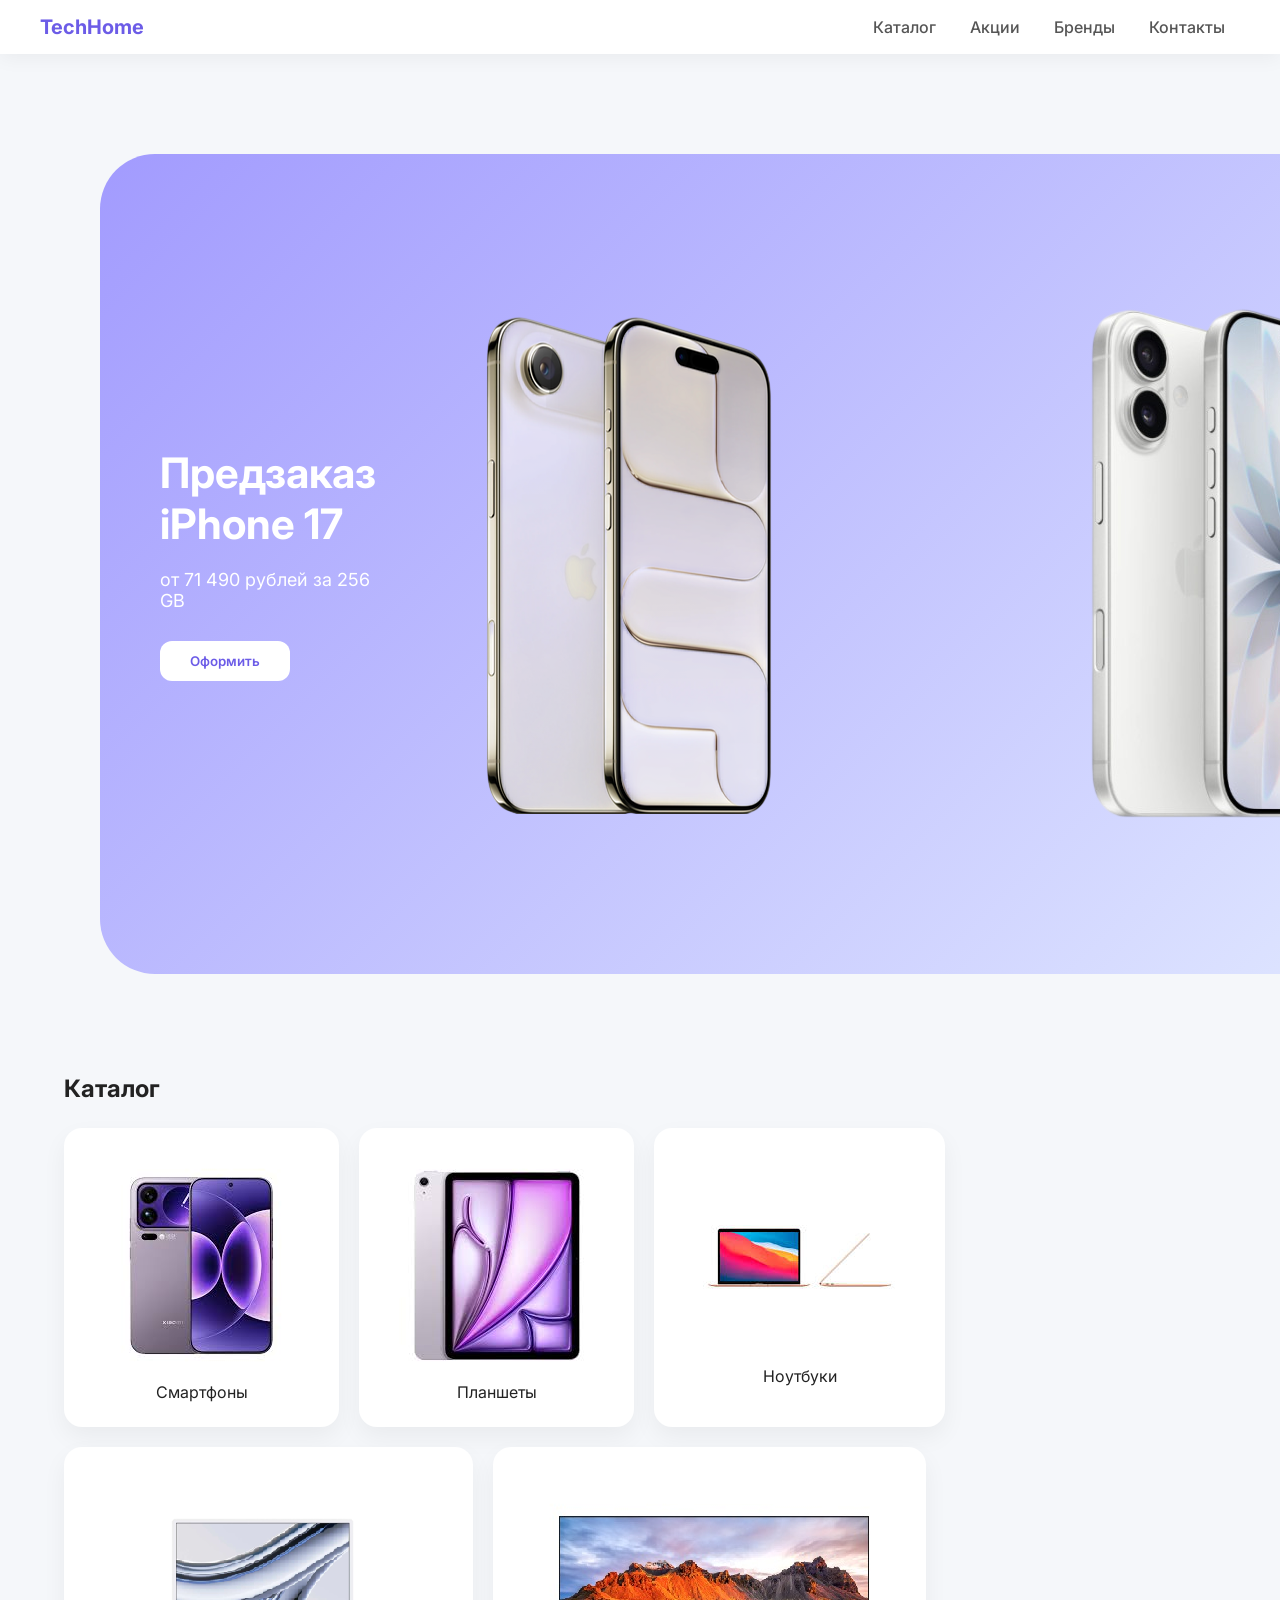
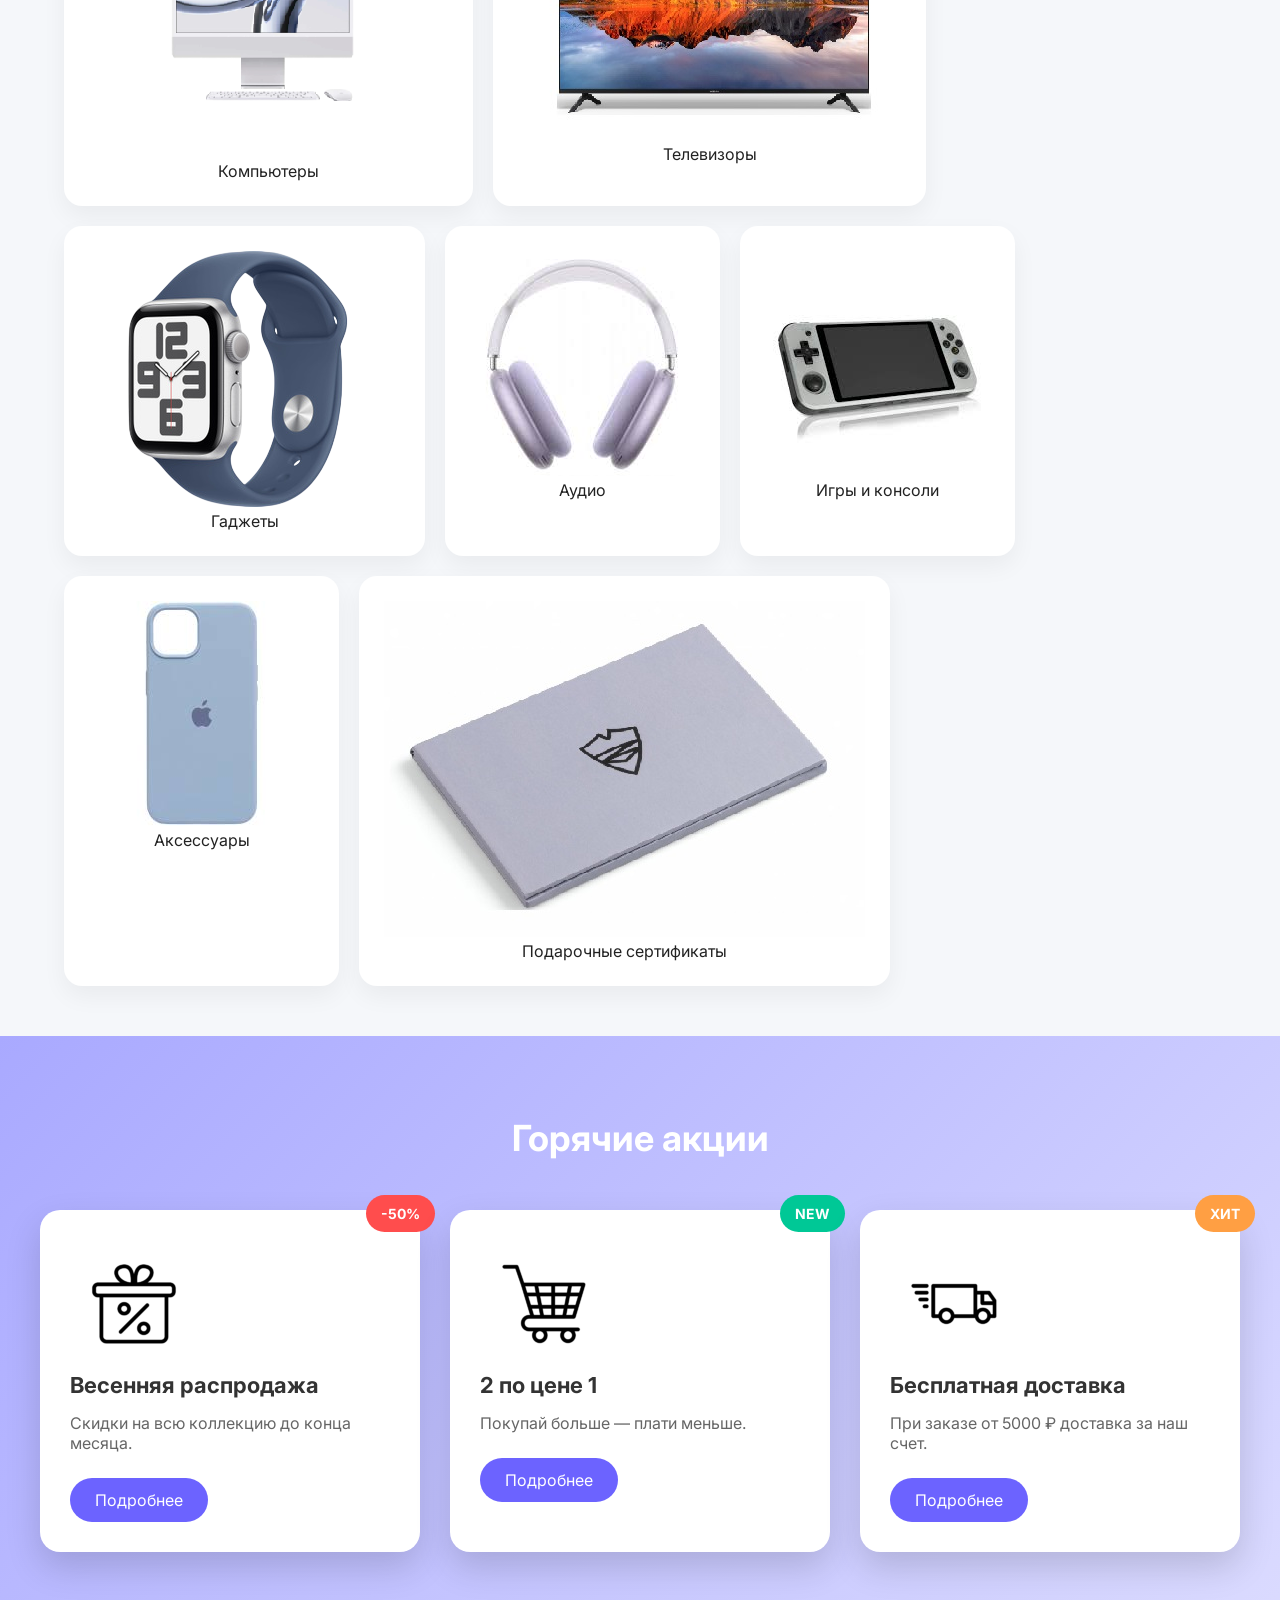
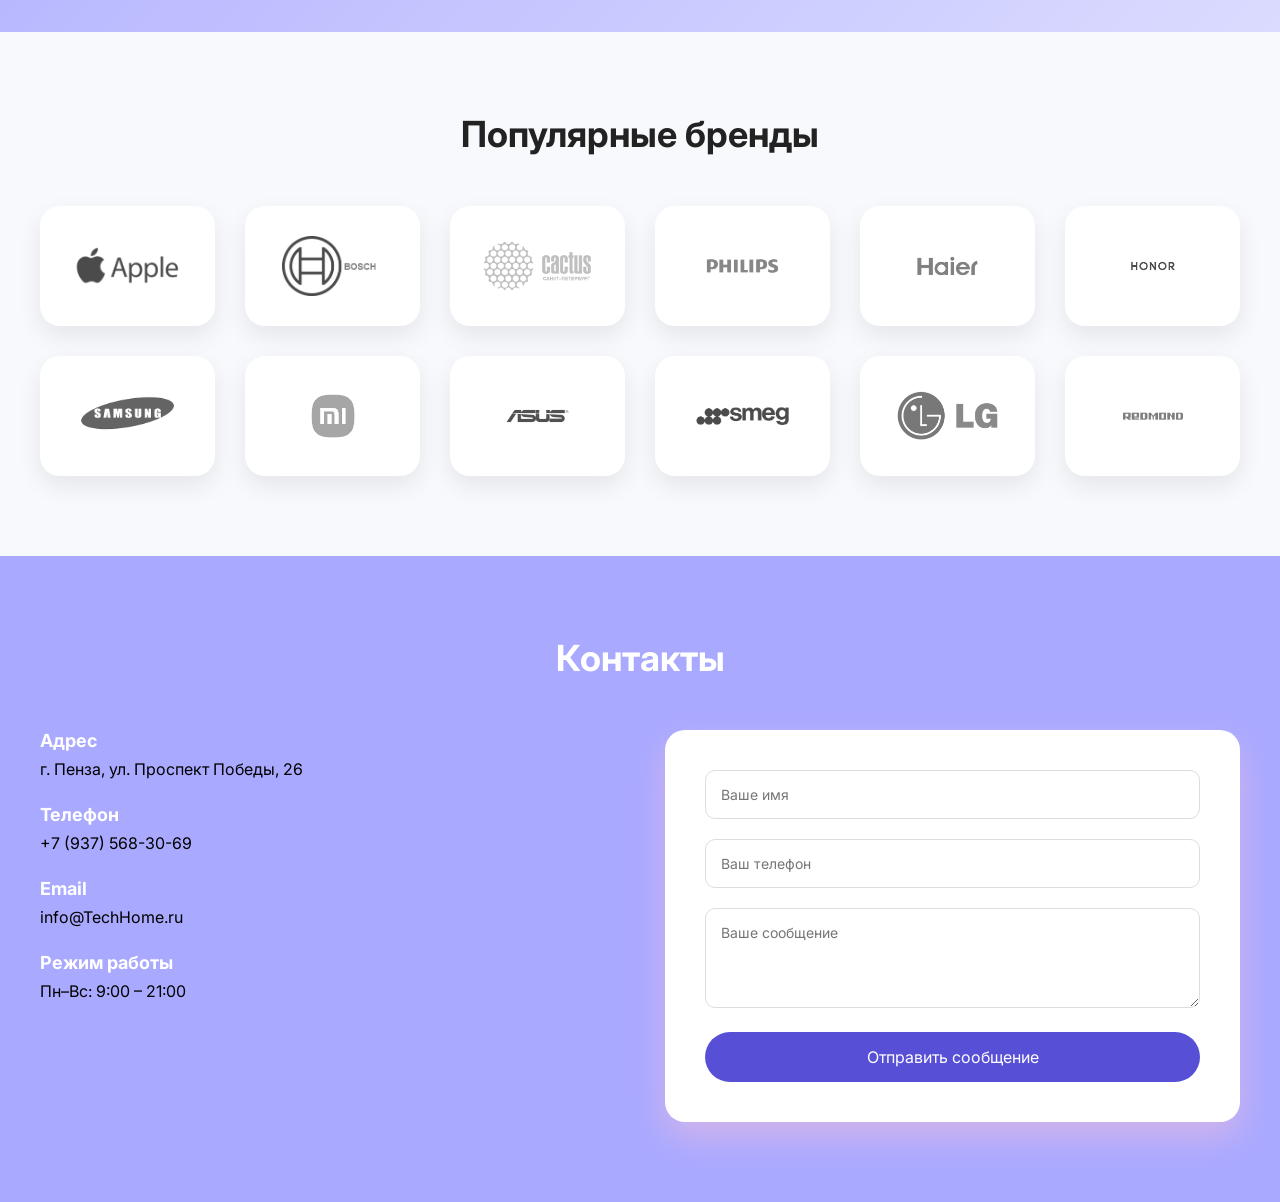
<file: index.html>
<!DOCTYPE html>
<html lang="ru">
<head>
    <meta charset="UTF-8">
    <meta name="viewport" content="width=device-width, initial-scale=1.0">
    <title>TechHome</title>
    <link rel="stylesheet" href="index.css">
    <link href="https://fonts.googleapis.com/css2?family=Inter:wght@400;500;600;700&display=swap" rel="stylesheet">
</head>
<body>
<header>
    <div class="logo">TechHome</div>
    <nav>
        <a href="#section">Каталог</a>
        <a href="#promo">Акции</a>
        <a href="#brands">Бренды</a>
        <a href="#contacts">Контакты</a>
    </nav>
</header>
<section class="hero">
    <div class="hero-text">
        <h1>Предзаказ iPhone 17</h1>
        <p>от 71 490 рублей за 256 GB</p>
        <button onclick="location.href='preorder.html'">Оформить</button>
    </div>
    <img src="img/iphone17air.png" alt="Image 1">
    <img src="img/iphone17.png" alt="Image 2">
    <img src="img/iphone17pro.png" alt="Image 3">
    <img src="img/iphone17promax.png" alt="Image 4">
  </div>
</section>
<section id="section"class="section">
    <h2>Каталог</h2>

    <div class="categories">
        <div class="category-card" onclick="location.href='smartphones.html'" style="cursor: pointer;">
            <img src="img/phone.jfif" alt="Phone">
            <p>Смартфоны</p>
        </div>
        </a>
        <div class="category-card" onclick="location.href='tablets.html'" style="cursor: pointer;">
            <img src="img/tablet.jfif" alt="Tablet">
            <p>Планшеты</p>
        </div>
        <div class="category-card" onclick="location.href='laptops.html'" style="cursor: pointer;">
            <img src="img/laptop.jfif" alt="Laptop">
            <p>Ноутбуки</p>
        </div>
        <div class="category-card" onclick="location.href='computers.html'" style="cursor: pointer;">
            <img src="img/computer.png" alt="Computers">
            <p>Компьютеры</p>
        </div>
        <div class="category-card" onclick="location.href='televisions.html'" style="cursor: pointer;">
            <img src="img/tv.jpg" alt="TV">
            <p>Телевизоры</p>
        </div>
        <div class="category-card" onclick="location.href='gadgets.html'" style="cursor: pointer;">
            <img src="img/gadget.png" alt="Gadgets">
            <p>Гаджеты</p>
        </div>
        <div class="category-card" onclick="location.href='audio.html'" style="cursor: pointer;">
            <img src="img/audio.jfif" alt="Audio">
            <p>Аудио</p>
        </div>
        <div class="category-card" onclick="location.href='consoles.html'" style="cursor: pointer;">
            <img src="img/console.jfif" alt="Console">
            <p>Игры и консоли</p>
        </div>
        <div class="category-card" onclick="location.href='accessories.html'" style="cursor: pointer;">
            <img src="img/chehol.jfif" alt="Chehol">
            <p>Аксессуары</p>
        </div>
        <div class="category-card" onclick="location.href='gifts.html'" style="cursor: pointer;">
            <img src="img/giftcertificate.jpg" alt="Giftcertificate">
            <p>Подарочные сертификаты</p>
        </div>
    </div>
</section>
<section id="promo" class="promo">
    <div class="container">
        <h2 class="promo-title">Горячие акции</h2>
        <div class="promo-grid">
            <div class="promo-card">
                <div class="promo-image">
                    <img src="img/gift.png" alt="">
                </div>
                <div class="promo-badge">-50%</div>
                <h3>Весенняя распродажа</h3>
                <p>Скидки на всю коллекцию до конца месяца.</p>
                <a href="promo.html?type=spring" class="promo-btn">Подробнее</a>
            </div>
            <div class="promo-card">
                <div class="promo-image">
                    <img src="img/shoptrolley.png" alt="">
                </div>
                <div class="promo-badge new">NEW</div>
                <h3>2 по цене 1</h3>
                <p>Покупай больше — плати меньше.</p>
                <a href="promo.html?type=bogo" class="promo-btn">Подробнее</a>
            </div>
            <div class="promo-card">
                <div class="promo-image">
                    <img src="img/delivery.png" alt="">
                </div>
                <div class="promo-badge hot">ХИТ</div>
                <h3>Бесплатная доставка</h3>
                <p>При заказе от 5000 ₽ доставка за наш счет.</p>
                <a href="promo.html?type=shipping" class="promo-btn">Подробнее</a>
            </div>
        </div>
    </div>
</section>
<section id="brands" class="brands">
    <div class="container">
        <h2 class="brands-title">Популярные бренды</h2>
        <div class="brands-grid">
            <a href="brand.html?name=Apple" class="brand-card">
                <img src="img/apple.png" alt="Apple">
            </a>
            <a href="brand.html?name=Bosch" class="brand-card">
                <img src="img/bosch.png" alt="Bosch">
            </a>
            <a href="brand.html?name=Cactus" class="brand-card">
                <img src="img/cactus.png" alt="Cactus">
            </a>
            <a href="brand.html?name=Philips" class="brand-card">
                <img src="img/philips.png" alt="Philips">
            </a>
            <a href="brand.html?name=Haier" class="brand-card">
                <img src="img/haier.png" alt="Haier">
            </a>
            <a href="brand.html?name=Honor" class="brand-card">
                <img src="img/honor.png" alt="Honor">
            </a>
            <a href="brand.html?name=Samsung" class="brand-card">
                <img src="img/samsung.png" alt="Samsung">
            </a>
            <a href="brand.html?name=Xiaomi" class="brand-card">
                <img src="img/xiaomi.png" alt="Xiaomi">
            </a>
            <a href="brand.html?name=Asus" class="brand-card">
                <img src="img/asus.png" alt="Asus">
            </a>
            <a href="brand.html?name=Smeg" class="brand-card">
                <img src="img/smeg.png" alt="Smeg">
            </a>
            <a href="brand.html?name=LG" class="brand-card">
                <img src="img/LG.png" alt="LG">
            </a>
            <a href="brand.html?name=Redmond" class="brand-card">
                <img src="img/redmond.jpg" alt="Redmond">
            </a>
        </div>
    </div>
</section>
<section id="contacts" class="contacts">
    <div class="container">
        <h2 class="contacts-title">Контакты</h2>

        <div class="contacts-wrapper">
            
            <div class="contacts-info">
                <div class="contact-item">
                    <h4>Адрес</h4>
                    <p>г. Пенза, ул. Проспект Победы, 26</p>
                </div>

                <div class="contact-item">
                    <h4>Телефон</h4>
                    <p><a href="tel:+74951234567">+7 (937) 568-30-69</a></p>
                </div>

                <div class="contact-item">
                    <h4>Email</h4>
                    <p><a href="mailto:info@techstore.ru">info@TechHome.ru</a></p>
                </div>

                <div class="contact-item">
                    <h4>Режим работы</h4>
                    <p>Пн–Вс: 9:00 – 21:00</p>
                </div>
            </div>

            <div class="contacts-form">
                <form>
                    <input type="text" placeholder="Ваше имя" required>
                    <input type="tel" placeholder="Ваш телефон" required>
                    <textarea placeholder="Ваше сообщение" rows="4"></textarea>
                    <button type="submit">Отправить сообщение</button>
                </form>
            </div>

        </div>
    </div>
</section>
</body>
</html>
</file>
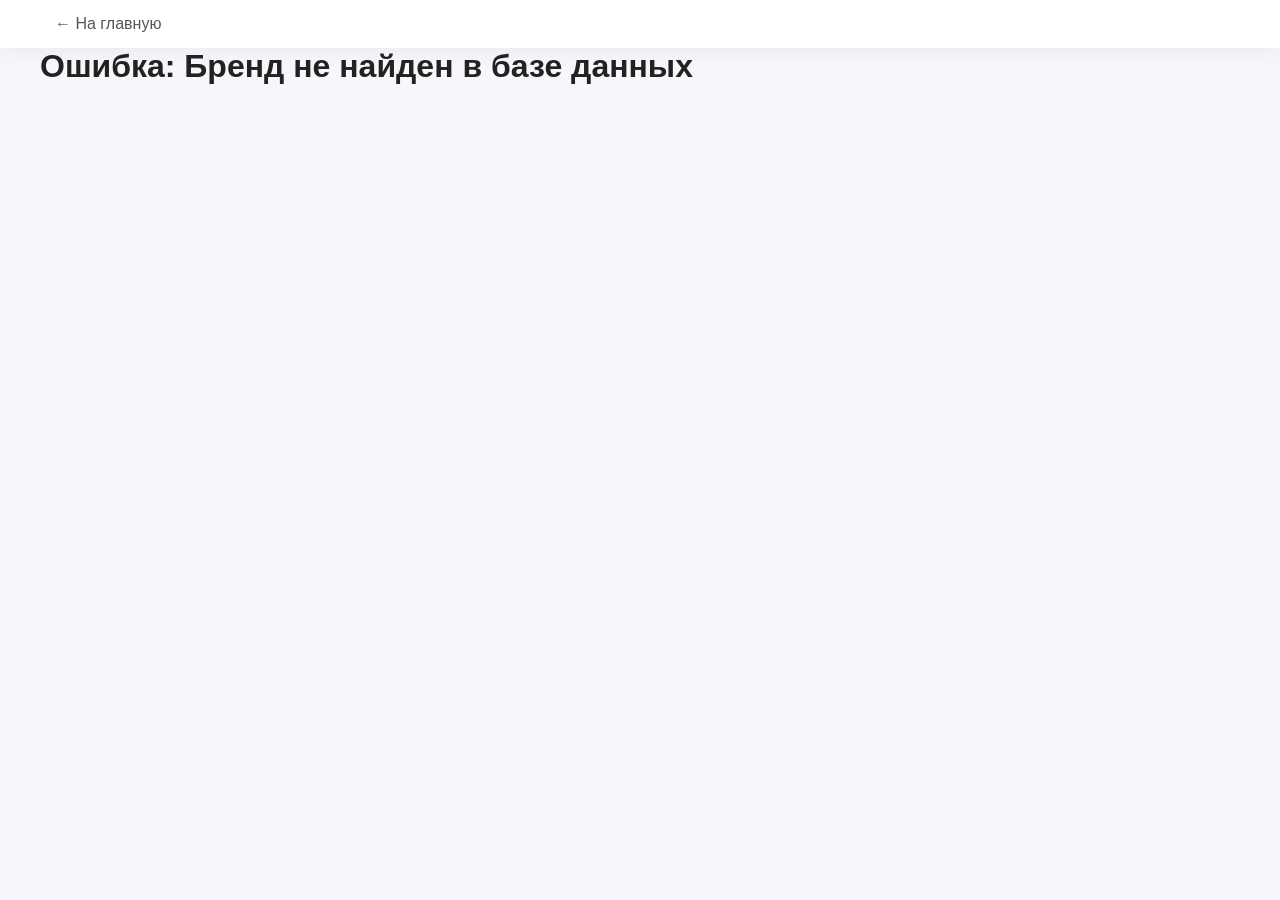
<file: brand.html>
<!DOCTYPE html>
<html lang="ru">
<head>
    <meta charset="UTF-8">
    <title>Товары бренда | TechHome</title>
    <link rel="stylesheet" href="index.css">
    <link rel="stylesheet" href="smartphones.css"> </head>
<body>
    <header>
        <nav><a href="index.html">← На главную</a></nav>
    </header>

    <main class="container">
        <h1 id="brand-title">Товары бренда</h1>
        <div class="smartphones-grid" id="brand-products">
            </div>
    </main>

    <script src="brand.js"></script>
</body>
</html>
</file>
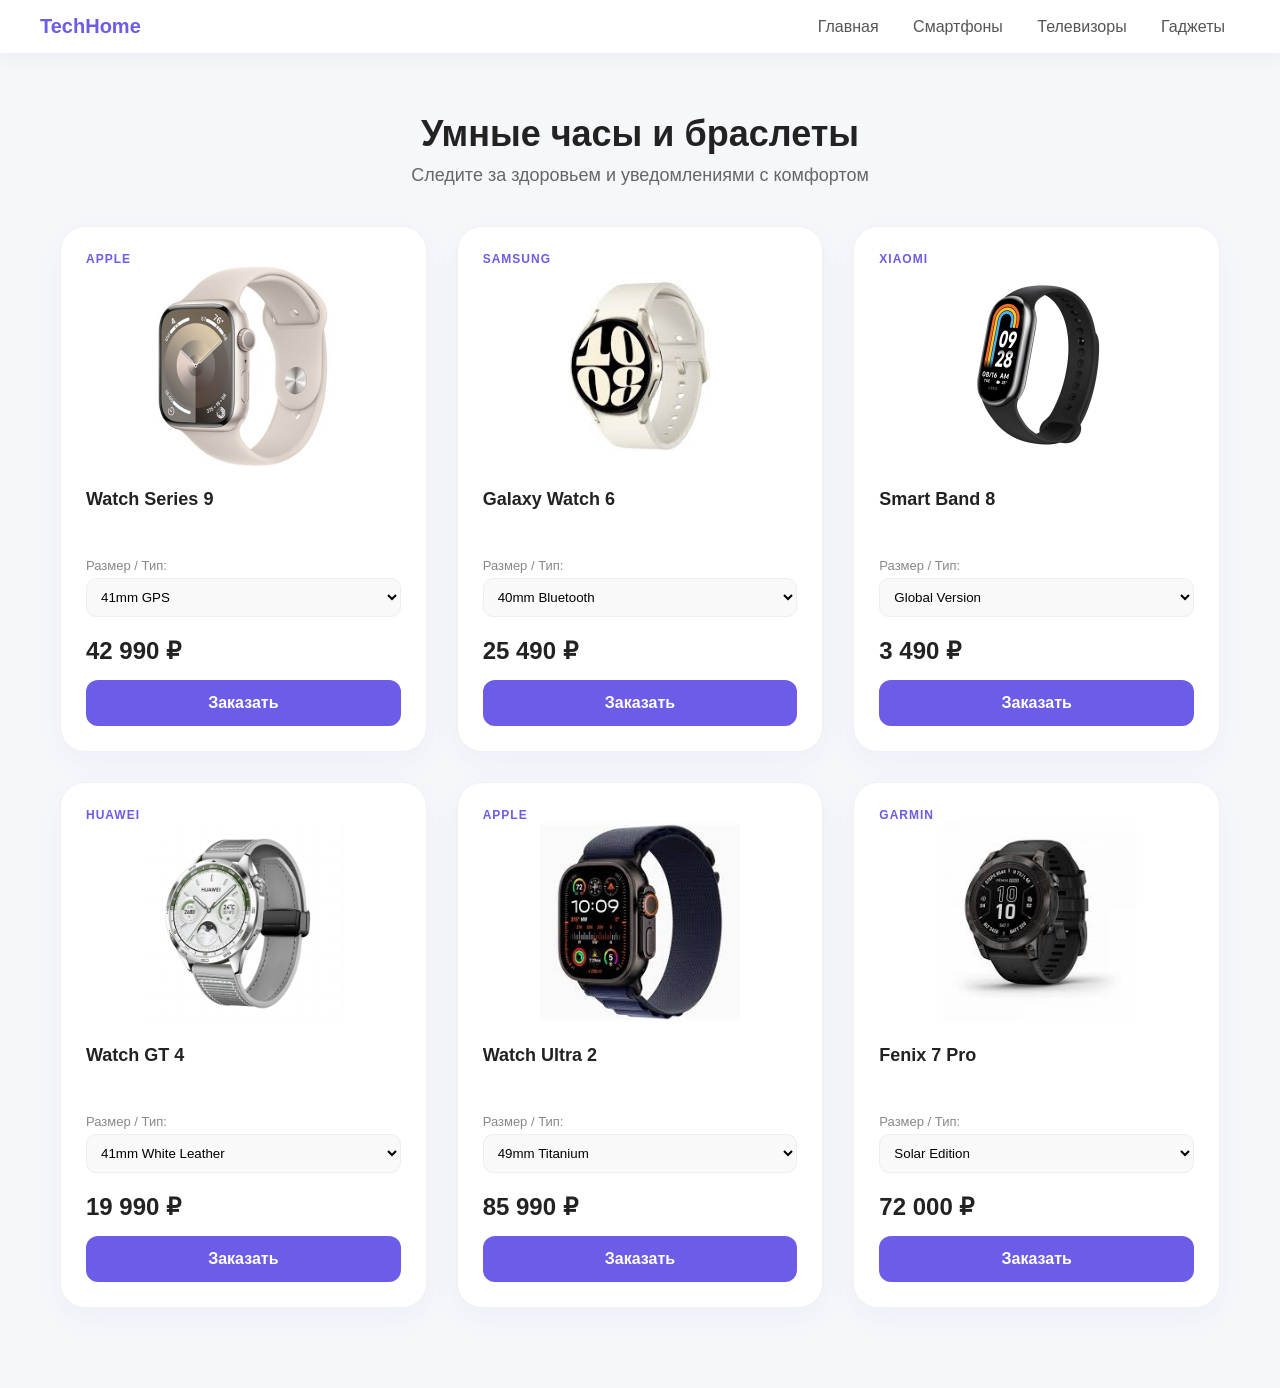
<file: gadgets.html>
<!DOCTYPE html>
<html lang="ru">
<head>
    <meta charset="UTF-8">
    <meta name="viewport" content="width=device-width, initial-scale=1.0">
    <title>Гаджеты | TechHome</title>
    <link rel="stylesheet" href="index.css">
    <link rel="stylesheet" href="smartphones.css">
</head>
<body>
    <header>
        <div class="logo">TechHome</div>
        <nav>
            <a href="index.html">Главная</a>
            <a href="smartphones.html">Смартфоны</a>
            <a href="televisions.html">Телевизоры</a>
            <a href="gadgets.html">Гаджеты</a>
        </nav>
    </header>

    <main class="container">
        <div class="catalog-intro">
            <h1>Умные часы и браслеты</h1>
            <p>Следите за здоровьем и уведомлениями с комфортом</p>
        </div>

        <div class="smartphones-grid" id="gadget-grid">
            </div>
    </main>

    <script src="gadgets.js"></script>
</body>
</html>
</file>
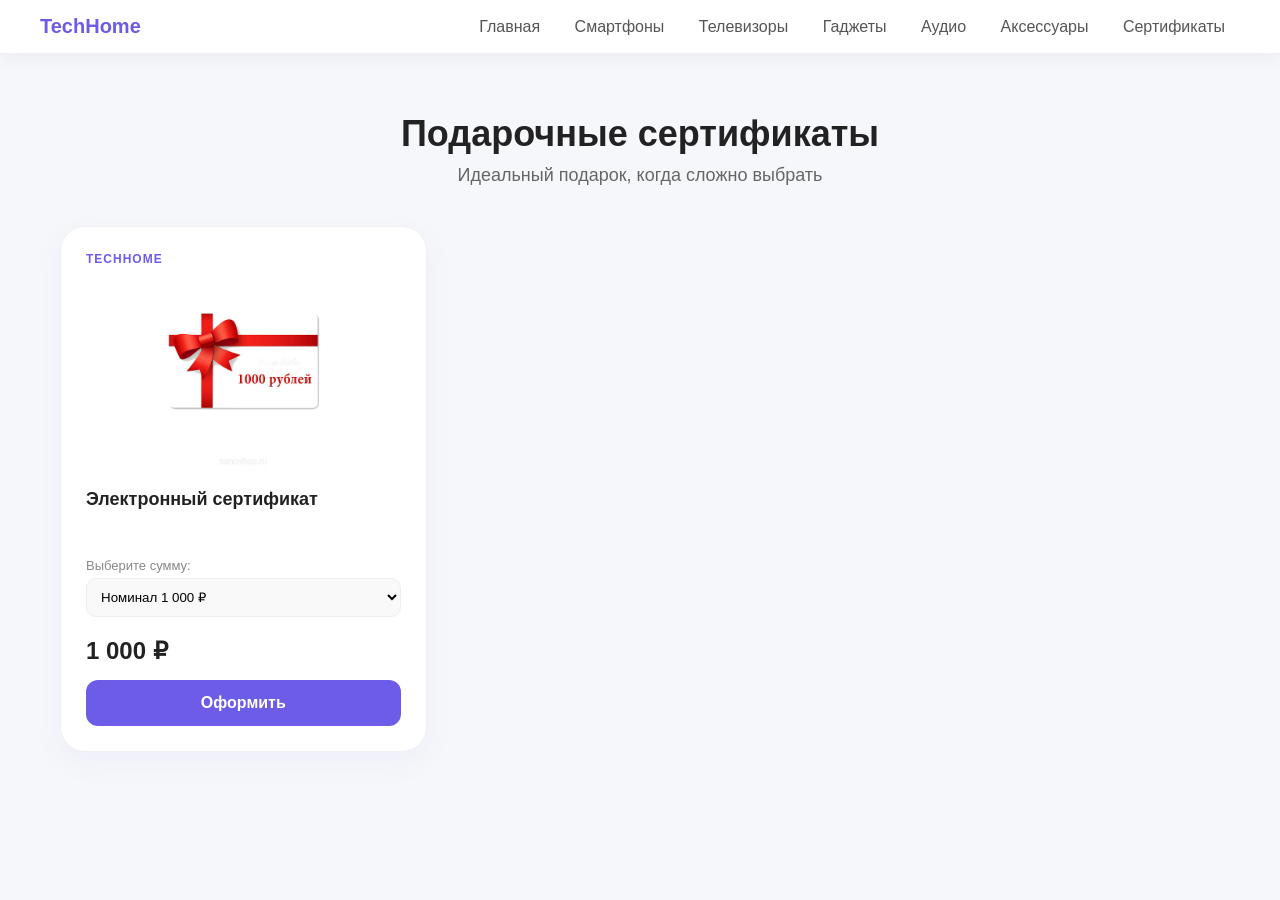
<file: gifts.html>
<!DOCTYPE html>
<html lang="ru">
<head>
    <meta charset="UTF-8">
    <meta name="viewport" content="width=device-width, initial-scale=1.0">
    <title>Подарочные сертификаты | TechHome</title>
    <link rel="stylesheet" href="index.css">
    <link rel="stylesheet" href="smartphones.css">
</head>
<body>
    <header>
        <div class="logo">TechHome</div>
        <nav>
            <a href="index.html">Главная</a>
            <a href="smartphones.html">Смартфоны</a>
            <a href="televisions.html">Телевизоры</a>
            <a href="gadgets.html">Гаджеты</a>
            <a href="audio.html">Аудио</a>
            <a href="accessories.html">Аксессуары</a>
            <a href="gifts.html">Сертификаты</a>
        </nav>
    </header>

    <main class="container">
        <div class="catalog-intro">
            <h1>Подарочные сертификаты</h1>
            <p>Идеальный подарок, когда сложно выбрать</p>
        </div>

        <div class="smartphones-grid" id="gift-grid">
            </div>
    </main>

    <script src="gifts.js"></script>
</body>
</html>
</file>
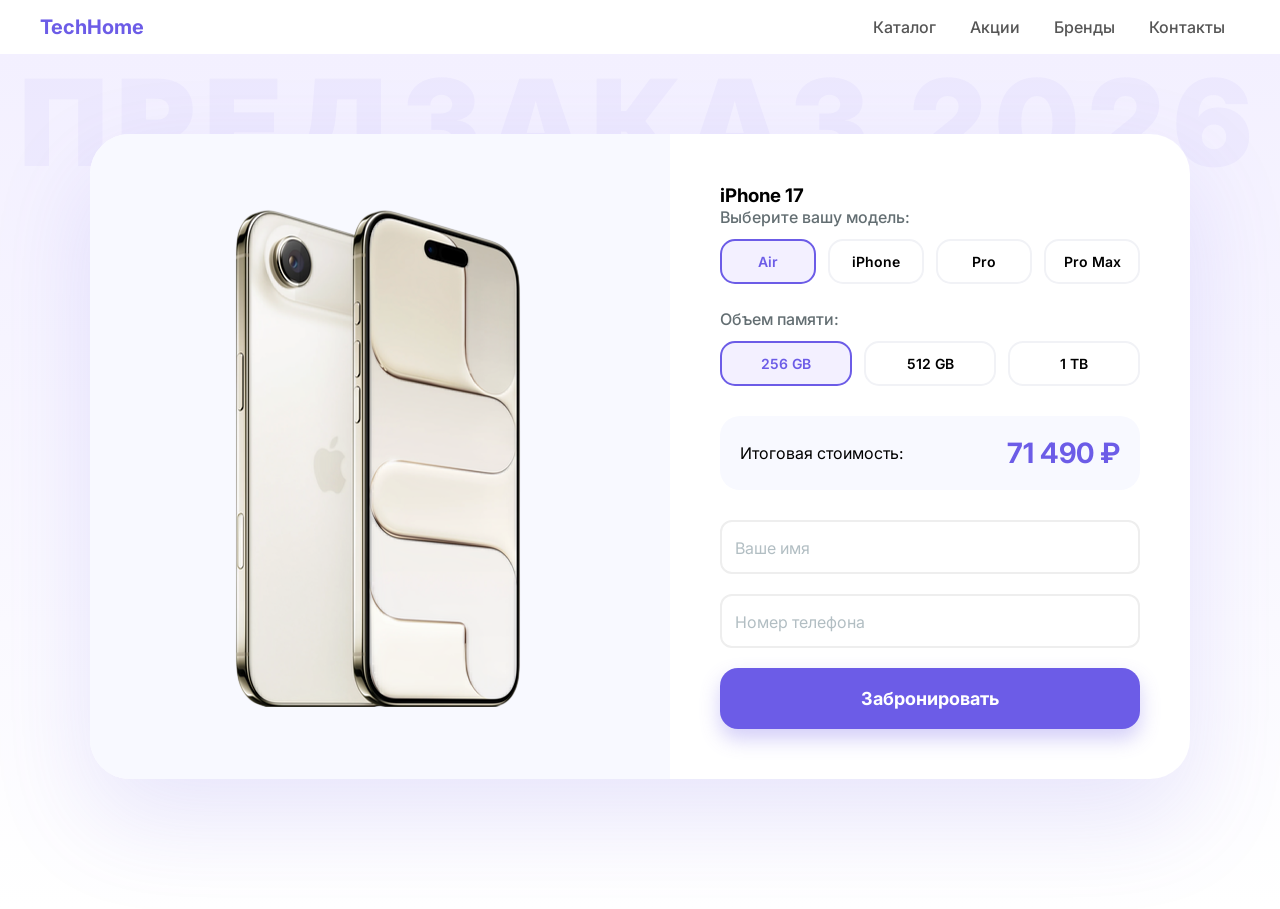
<file: preorder.html>
<!DOCTYPE html>
<html lang="ru">
<head>
    <meta charset="UTF-8">
    <meta name="viewport" content="width=device-width, initial-scale=1.0">
    <title>Оформление предзаказа iPhone 17</title>
    <link rel="stylesheet" href="preorder.css">
    <link href="https://fonts.googleapis.com/css2?family=Inter:wght@400;500;600;700&display=swap" rel="stylesheet">
</head>
<body>

<header>
    <div class="logo">TechHome</div>
    <nav>
        <a href="index.html#section">Каталог</a>
        <a href="index.html#promo">Акции</a>
        <a href="index.html#brands">Бренды</a>
        <a href="index.html#contacts">Контакты</a>
    </nav>
</header>

<section class="preorder-hero">
    <div class="container">
        <div class="preorder-main-label">ПРЕДЗАКАЗ 2026</div>
        <article class="preorder-card" id="preorder-container">
            <div class="product-gallery">
                <img src="img/iphone17air.png" alt="iPhone" id="main-product-img">
            </div>

            <div class="order-details">
                <h1>iPhone 17</h1>
                
                <div class="config-section">
                    <label>Выберите вашу модель:</label>
                    <div class="model-grid">
                        <button class="model-btn active" data-model="iPhone 17 Air" data-img="img/iphone17air.png" data-base="71490">Air</button>
                        <button class="model-btn" data-model="iPhone 17" data-img="img/iphone17.png" data-base="89990">iPhone</button>
                        <button class="model-btn" data-model="iPhone 17 Pro" data-img="img/iphone17pro.png" data-base="115000">Pro</button>
                        <button class="model-btn" data-model="iPhone 17 Pro Max" data-img="img/iphone17promax.png" data-base="130000">Pro Max</button>
                    </div>
                </div>

                <div class="config-section">
                    <label>Объем памяти:</label>
                    <div class="storage-grid">
                        <button class="storage-btn active" data-extra="0">256 GB</button>
                        <button class="storage-btn" data-extra="15000">512 GB</button>
                        <button class="storage-btn" data-extra="35000">1 TB</button>
                    </div>
                </div>

                <div class="final-price">
                    <span>Итоговая стоимость:</span>
                    <strong id="display-price">71 490 ₽</strong>
                </div>

                <form id="checkout-form" class="styled-form">
                    <div class="input-group">
                        <input type="text" id="client-name" placeholder=" " required>
                        <label>Ваше имя</label>
                    </div>
                    <div class="input-group">
                        <input type="tel" id="client-phone" placeholder=" " required>
                        <label>Номер телефона</label>
                    </div>
                    <button type="submit" class="order-submit-btn">Забронировать</button>
                </form>
            </div>
        </article>
    </div>
</section>
<script src="preorder.js"></script>
</body>
</html>
</file>
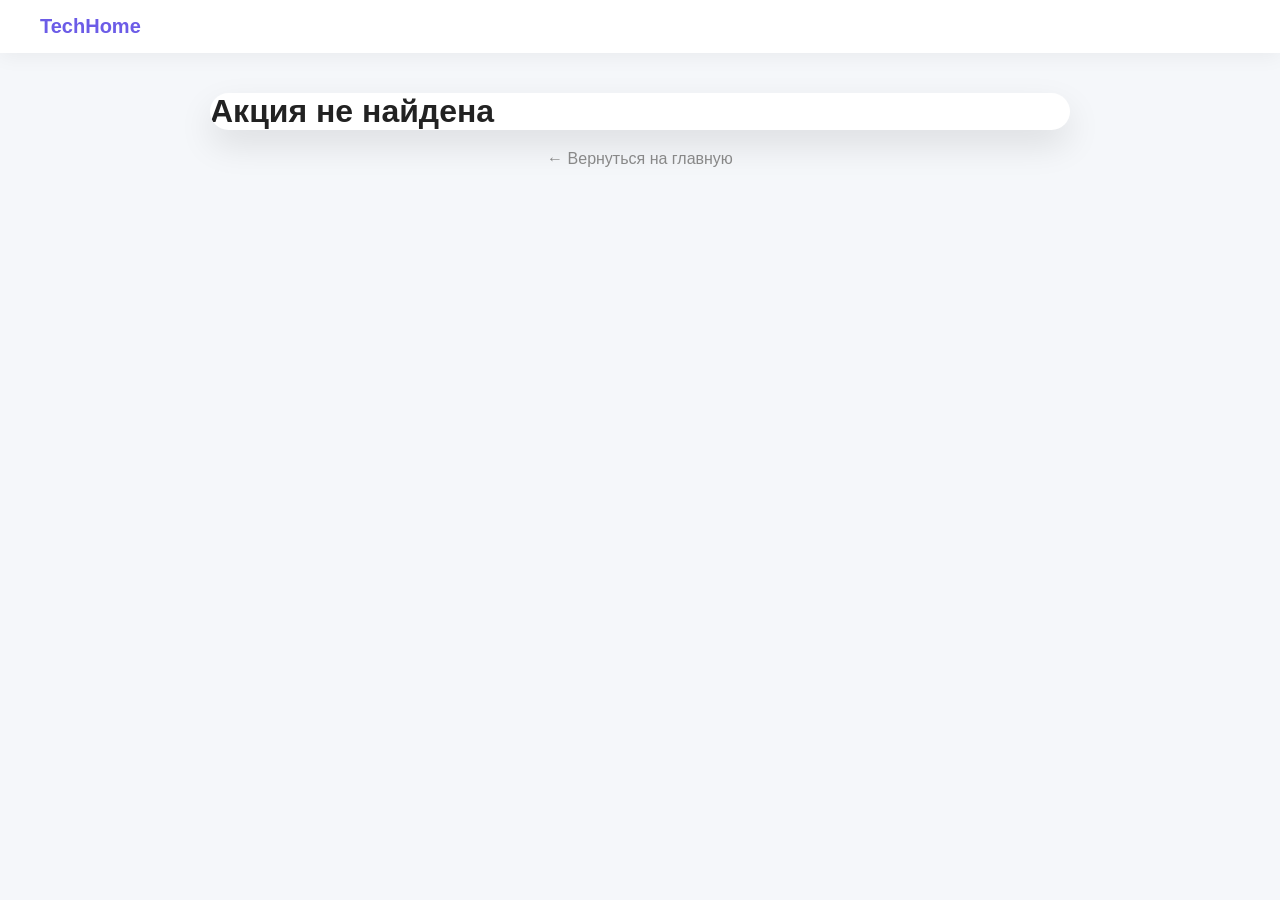
<file: promo.html>
<!DOCTYPE html>
<html lang="ru">
<head>
    <meta charset="UTF-8">
    <meta name="viewport" content="width=device-width, initial-scale=1.0">
    <title>Акция | TechHome</title>
    <link rel="stylesheet" href="index.css"> <link rel="stylesheet" href="promo.css">  </head>
<body>
    <header>
        <div class="logo">TechHome</div>
    </header>

    <main class="promo-page-container">
        <div class="promo-card-detailed">
            <div class="promo-header">
                <img id="promo-image" src="" alt="Баннер акции">
                <div id="promo-badge" class="badge"></div>
            </div>
            
            <div class="promo-body">
                <h1 id="promo-title"></h1>
                <p id="promo-description"></p>
                
                <div class="promo-conditions">
                    <h3>Условия акции:</h3>
                    <ul id="promo-list"></ul>
                </div>

                <a href="" id="promo-action-btn" class="action-btn">Перейти к покупкам</a>
            </div>
        </div>
        <a href="index.html" class="back-link">← Вернуться на главную</a>
    </main>

    <script src="promo.js"></script>
</body>
</html>
</file>
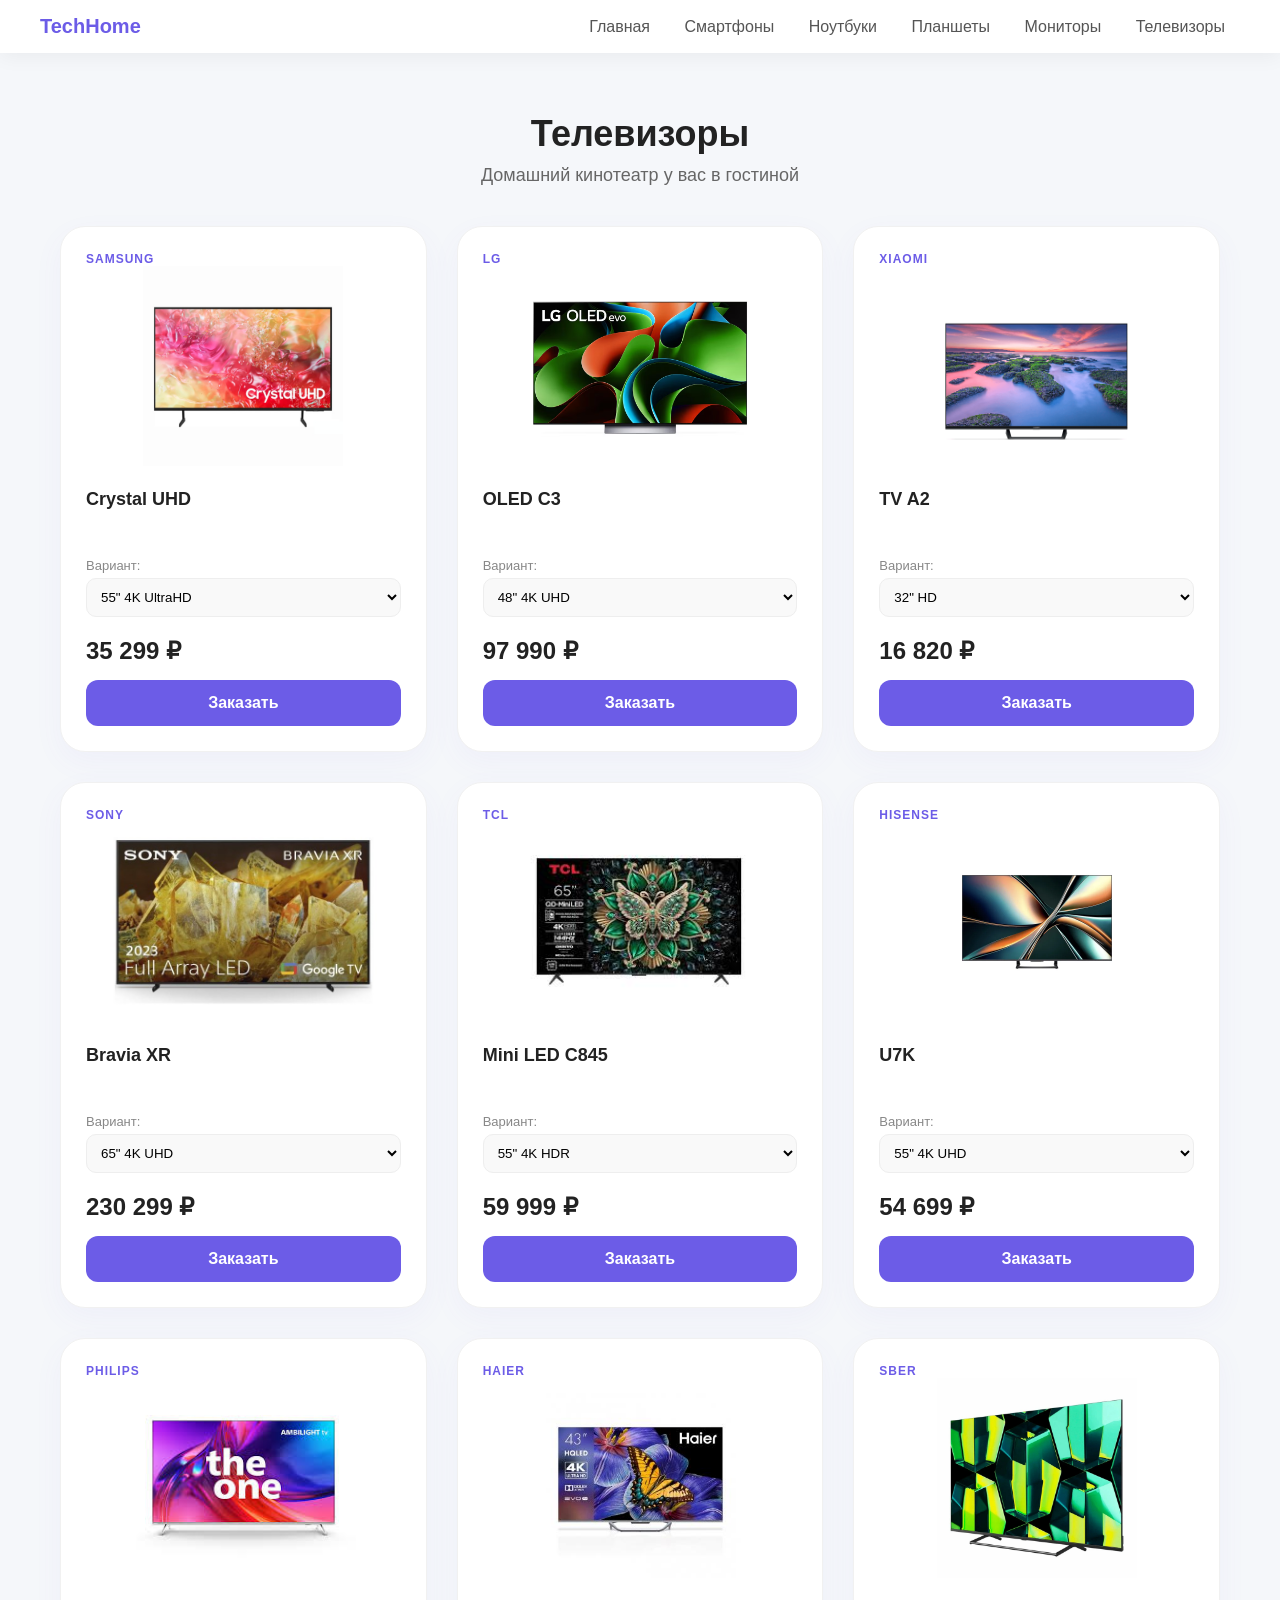
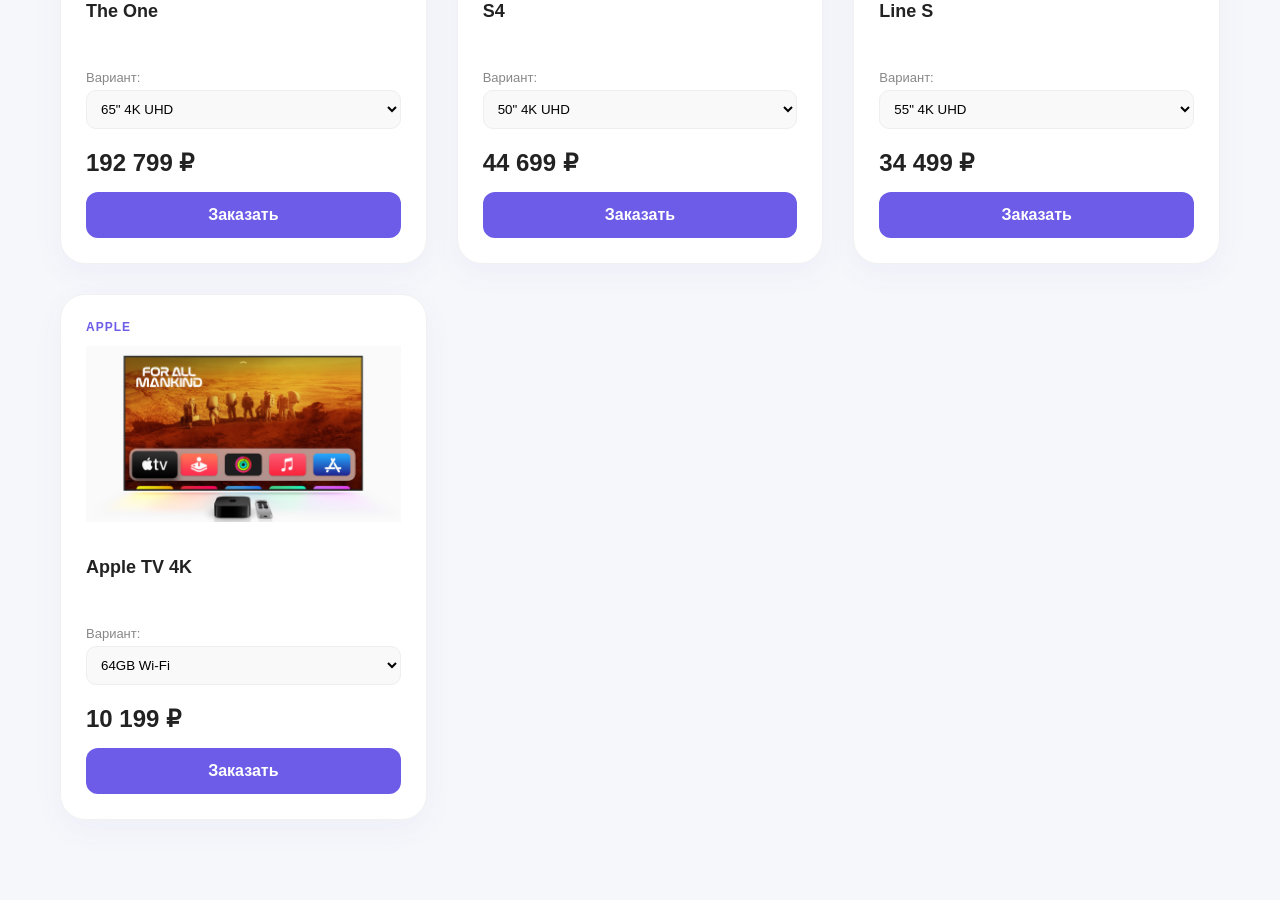
<file: televisions.html>
<!DOCTYPE html>
<html lang="ru">
<head>
    <meta charset="UTF-8">
    <title>Телевизоры | TechHome</title>
    <link rel="stylesheet" href="index.css">
    <link rel="stylesheet" href="smartphones.css">
</head>
<body>
    <header>
        <div class="logo">TechHome</div>
        <nav>
            <a href="index.html">Главная</a>
            <a href="smartphones.html">Смартфоны</a>
            <a href="laptops.html">Ноутбуки</a>
            <a href="tablets.html">Планшеты</a>
            <a href="monitors.html">Мониторы</a>
            <a href="televisions.html">Телевизоры</a>
        </nav>
    </header>

    <main class="container">
        <div class="catalog-intro">
            <h1>Телевизоры</h1>
            <p>Домашний кинотеатр у вас в гостиной</p>
        </div>
        <div class="smartphones-grid" id="tv-grid"></div>
    </main>

    <script src="televisions.js"></script>
</body>
</html>
</file>
<file: index.css>
* {
    margin: 0;
    padding: 0;
    box-sizing: border-box;
    font-family: 'Inter', sans-serif;
}

body {
    background: linear-gradient(180deg, #f3f0ff, #ffffff);
    color: #222;
}

header {
    background: #fff;
    padding: 15px 40px;
    display: flex;
    justify-content: space-between;
    align-items: center;
    box-shadow: 0 4px 20px rgba(0,0,0,0.05);
}

.logo {
    font-weight: 700;
    font-size: 20px;
    color: #6c5ce7;
}

nav a {
    margin: 0 15px;
    text-decoration: none;
    color: #555;
    font-weight: 500;
    transition: 0.3s;
}

nav a:hover {
    color: #6c5ce7;
}

.hero {
    margin: 100px;
    width: 100%;
    background: linear-gradient(135deg, #a29bfe, #dfe6ff);
    border-radius: 55px;
    padding: 60px;
    gap: 5px;
    display: flex;
    justify-content: space-between;
    align-items: center;
    color: #fff;
}

.hero-text h1 {
    font-size: 42px;
    margin-bottom: 20px;
}

.hero-text p {
    font-size: 18px;
    margin-bottom: 30px;
}

.hero button {
    padding: 12px 30px;
    border: none;
    border-radius: 12px;
    background: #fff;
    color: #6c5ce7;
    font-weight: 600;
    cursor: pointer;
    transition: 0.3s;
}

.hero button:hover {
    background: #f1f1f1;
}

.section {
    width: 90%;
    margin: 50px auto;
}

.section h2 {
    margin-bottom: 25px;
}

.category {
  width: 50px;  
  height: 50px;  
  overflow: hidden; 
}

.category img {
  width: 100%;
  height: 100%;
  object-fit: cover; 
}
.categories {
    display: flex;
    gap: 20px;
    flex-wrap: wrap;
}

.category-card {
    background: #fff;
    padding: 25px;
    border-radius: 18px;
    text-align: center;
    box-shadow: 0 10px 25px rgba(0,0,0,0.05);
    transition: 0.3s;
}

.category-card:hover {
    transform: translateY(-5px);
}

body {
    margin: 0;
    font-family: 'Segoe UI', sans-serif;
    background: #f5f7fa;
}

.promo {
    padding: 80px 20px;
    background: linear-gradient(135deg, #a9a9ff, #dbdbff);
    color: #fff;
}

.container {
    max-width: 1200px;
    margin: 0 auto;
}

.promo-title {
    text-align: center;
    font-size: 36px;
    margin-bottom: 50px;
}

.promo-grid {
    display: grid;
    grid-template-columns: repeat(auto-fit, minmax(280px, 1fr));
    gap: 30px;
}

.promo-card {
    background: #ffffff;
    color: #333;
    padding: 30px;
    border-radius: 20px;
    position: relative;
    transition: 0.3s ease;
    box-shadow: 0 15px 35px rgba(0, 0, 0, 0.15);
}

.promo-card:hover {
    transform: translateY(-10px);
    box-shadow: 0 20px 45px rgba(0, 0, 0, 0.25);
}

.promo-card h3 {
    margin-top: 0;
    font-size: 22px;
}

.promo-card p {
    margin: 15px 0 25px;
    color: #666;
}

.promo-btn {
    display: inline-block;
    padding: 12px 25px;
    background: #6c63ff;
    color: #fff;
    text-decoration: none;
    border-radius: 30px;
    transition: 0.3s ease;
}

.promo-btn:hover {
    background: #574fd6;
}

.promo-badge {
    position: absolute;
    top: -15px;
    right: -15px;
    background: #ff4d4d;
    color: #fff;
    padding: 10px 15px;
    border-radius: 30px;
    font-size: 14px;
    font-weight: bold;
}

.promo-badge.new {
    background: #00c896;
}

.promo-badge.hot {
    background: #ff9f43;
}

.brands {
    padding: 80px 20px;
    background: #f8f9fc;
}

.container {
    max-width: 1200px;
    margin: 0 auto;
}

.brands-title {
    text-align: center;
    font-size: 36px;
    margin-bottom: 50px;
    color: #222;
}

.brands-grid {
    display: grid;
    grid-template-columns: repeat(auto-fit, minmax(160px, 1fr));
    gap: 30px;
    align-items: center;
}

.brand-card {
    background: #fff;
    border-radius: 20px;
    padding: 30px;
    display: flex;
    align-items: center;
    justify-content: center;
    height: 120px;
    box-shadow: 0 10px 25px rgba(0, 0, 0, 0.08);
    transition: 0.3s ease;
}

.brand-card img {
    max-width: 100%;
    max-height: 60px;
    filter: grayscale(100%);
    opacity: 0.7;
    transition: 0.3s ease;
}

.brand-card:hover {
    transform: translateY(-8px);
    box-shadow: 0 15px 35px rgba(0, 0, 0, 0.15);
}

.brand-card:hover img {
    filter: grayscale(0%);
    opacity: 1;
}

.contacts {
    padding: 80px 20px;
    background: linear-gradient(135deg, #a9a9ff, #dbdbff);
    color: #fff;
}

.container {
    max-width: 1200px;
    margin: 0 auto;
}

.contacts-title {
    text-align: center;
    font-size: 36px;
    margin-bottom: 50px;
}

.contacts-wrapper {
    display: grid;
    grid-template-columns: 1fr 1fr;
    gap: 50px;
}

.contact-item {
    margin-bottom: 25px;
}

.contact-item h4 {
    margin-bottom: 8px;
    font-size: 18px;
}

.contact-item p {
    margin: 0;
    color: #000000;
}

.contact-item a {
    color: #000000;
    text-decoration: none;
}

.contact-item a:hover {
    text-decoration: underline;
}

.contacts-form {
    background: #ffffff;
    padding: 40px;
    border-radius: 20px;
    color: #a9a9ff;
    box-shadow: 0 15px 35px rgb(211, 180, 236);
}

.contacts-form input,
.contacts-form textarea {
    width: 100%;
    padding: 15px;
    margin-bottom: 20px;
    border-radius: 10px;
    border: 1px solid #ddd;
    font-size: 14px;
}

.contacts-form input:focus,
.contacts-form textarea:focus {
    outline: none;
    border-color: #a9a9ff;
}

.contacts-form button {
    width: 100%;
    padding: 15px;
    border: none;
    border-radius: 30px;
    background:  #574fd6;
    color: #fff;
    font-size: 16px;
    cursor: pointer;
    transition: 0.3s ease;
}

.contacts-form button:hover {
    background: #a9a9ff;
}

/* Адаптив */
@media (max-width: 900px) {
    .contacts-wrapper {
        grid-template-columns: 1fr;
    }
}
.contacts {
    padding: 80px 20px;
    position: relative;
    background: #a9a9ff;
    color: #fff;
    overflow: hidden;
}
/* Пример для твоего CSS */
.product-image-box {
    width: 100%;
    height: 200px; /* Задай фиксированную высоту */
    display: flex;
    align-items: center;
    justify-content: center;
    overflow: hidden;
    background-color: #f9f9f9; /* Серый фон, пока картинка грузится */
}

.product-image-box img {
    max-width: 100%;
    max-height: 100%;
    object-fit: contain; /* Чтобы картинка не растягивалась */
}
/* Контейнер для картинки внутри карточки */
.product-image-box {
    width: 100%;
    height: 220px; /* Фиксированная высота — залог стабильности */
    background-color: #f5f5f7; /* Приятный светло-серый фон (как у Apple) */
    display: flex;
    align-items: center;
    justify-content: center;
    border-radius: 12px;
    margin-bottom: 15px;
    overflow: hidden;
}

/* Сама картинка */
.product-image-box img {
    max-width: 80%;
    max-height: 80%;
    object-fit: contain; /* Картинка не растянется и не обрежется */
    transition: transform 0.3s ease;
}

/* Чтобы при наведении картинка чуть увеличивалась */
.phone-card:hover .product-image-box img {
    transform: scale(1.1);
}

/* Стили для заголовка, чтобы он всегда был в 2 строки (для ровности) */
.phone-card h3 {
    height: 3em; 
    overflow: hidden;
    margin-bottom: 10px;
}
</file>
<file: smartphones.css>
/* Отступы для всей страницы */
.catalog-intro {
    text-align: center;
    padding: 60px 20px 40px;
}

.catalog-intro h1 {
    font-size: 36px;
    margin-bottom: 10px;
}

.catalog-intro p {
    color: #666;
    font-size: 18px;
}

/* Сетка карточек */
.smartphones-grid {
    display: grid;
    grid-template-columns: repeat(auto-fill, minmax(280px, 1fr));
    gap: 30px;
    padding: 0 20px 80px;
    max-width: 1200px;
    margin: 0 auto;
}

/* Стили карточки смартфона */
.phone-card {
    background: #fff;
    border-radius: 25px;
    padding: 25px;
    box-shadow: 0 10px 30px rgba(108, 92, 231, 0.05);
    transition: transform 0.3s ease, box-shadow 0.3s ease;
    display: flex;
    flex-direction: column;
    border: 1px solid #f1f1f1;
}

.phone-card:hover {
    transform: translateY(-10px);
    box-shadow: 0 15px 40px rgba(108, 92, 231, 0.12);
}

.phone-card img {
    width: 100%;
    height: 200px;
    object-fit: contain;
    margin-bottom: 15px;
}

.phone-brand {
    font-size: 12px;
    font-weight: 700;
    color: #6c5ce7;
    text-transform: uppercase;
    letter-spacing: 1px;
}

.phone-card h3 {
    font-size: 18px;
    margin: 8px 0 15px;
    color: #222;
    min-height: 44px; /* Чтобы названия в 2 строки не двигали кнопки */
}

.config-box {
    margin-bottom: 20px;
}

.config-box label {
    font-size: 13px;
    color: #888;
    display: block;
    margin-bottom: 5px;
}

.memory-select {
    width: 100%;
    padding: 10px;
    border-radius: 10px;
    border: 1px solid #eee;
    background: #f9f9f9;
    font-family: inherit;
    outline: none;
}

.price-container {
    margin-top: auto;
    display: flex;
    flex-direction: column;
    gap: 15px;
}

.price-value {
    font-size: 24px;
    font-weight: 700;
    color: #222;
}

.buy-button {
    background: #6c5ce7;
    color: #fff;
    border: none;
    padding: 14px;
    border-radius: 12px;
    font-weight: 600;
    cursor: pointer;
    transition: 0.3s;
    text-align: center;
    text-decoration: none;
}

.buy-button:hover {
    background: #574fd6;
}
</file>
<file: preorder.css>
* {
    margin: 0;
    padding: 0;
    box-sizing: border-box;
    font-family: 'Inter', sans-serif;
}
/* Стили для страницы предзаказа */
.preorder-section {
    padding: 60px 20px;
    display: flex;
    justify-content: center;
}

.preorder-container {
    background: #fff;
    border-radius: 30px;
    display: grid;
    grid-template-columns: 1fr 1.2fr;
    gap: 40px;
    padding: 40px;
    max-width: 1000px;
    box-shadow: 0 20px 50px rgba(108, 92, 231, 0.1);
}

.preorder-visual {
    display: flex;
    align-items: center;
    justify-content: center;
    background: #f8f9fc;
    border-radius: 20px;
}

.preorder-visual img {
    max-width: 100%;
    height: auto;
    transition: transform 0.5s ease;
}

.preorder-details h1 {
    font-size: 28px;
    color: #6c5ce7;
    margin-bottom: 10px;
}

.product-name {
    font-size: 20px;
    font-weight: 600;
    margin-bottom: 30px;
    color: #444;
}

.options-group {
    margin-bottom: 30px;
}

.selector-buttons {
    display: flex;
    gap: 10px;
    margin-top: 10px;
}

.size-btn {
    padding: 10px 20px;
    border: 2px solid #eee;
    background: none;
    border-radius: 12px;
    cursor: pointer;
    font-weight: 600;
    transition: 0.3s;
}

.size-btn.active {
    border-color: #6c5ce7;
    color: #6c5ce7;
    background: #f3f0ff;
}

.price-block {
    margin-bottom: 30px;
}

.price-block span {
    color: #888;
    font-size: 14px;
}

#total-price {
    font-size: 32px;
    color: #222;
}

/* Адаптивность для мобильных */
@media(max-width: 768px) {
    .preorder-container {
        grid-template-columns: 1fr;
    }
}
/* Контейнер карточки */
.preorder-card {
    display: grid;
    grid-template-columns: 1fr 1fr;
    background: #fff;
    border-radius: 40px;
    overflow: hidden;
    box-shadow: 0 25px 50px rgba(108, 92, 231, 0.15);
    max-width: 1100px;
    margin: 0 auto 50px;
}

.product-gallery {
    background: #f8f9ff;
    display: flex;
    align-items: center;
    justify-content: center;
    position: relative;
    padding: 40px;
}

.badge {
    position: absolute;
    top: 30px;
    left: 30px;
    background: #6c5ce7;
    color: #fff;
    padding: 8px 15px;
    border-radius: 50px;
    font-size: 12px;
    font-weight: 700;
    text-transform: uppercase;
}

.order-details {
    padding: 50px;
}

.order-details h2 {
    font-size: 32px;
    margin-bottom: 30px;
    color: #2d3436;
}

/* Сетки кнопок выбора */
.config-section { margin-bottom: 25px; }
.config-section label { display: block; margin-bottom: 12px; color: #636e72; font-weight: 500; }

.model-grid, .storage-grid {
    display: grid;
    grid-template-columns: repeat(auto-fit, minmax(80px, 1fr));
    gap: 12px;
}

.model-btn, .storage-btn {
    padding: 12px;
    border: 2px solid #f1f2f6;
    background: #fff;
    border-radius: 15px;
    cursor: pointer;
    font-weight: 600;
    transition: 0.3s;
    font-size: 14px;
}

.model-btn.active, .storage-btn.active {
    border-color: #6c5ce7;
    background: #f3f0ff;
    color: #6c5ce7;
}

/* Цена */
.final-price {
    margin: 30px 0;
    padding: 20px;
    background: #f8f9ff;
    border-radius: 20px;
    display: flex;
    justify-content: space-between;
    align-items: center;
}

#display-price { font-size: 28px; color: #6c5ce7; }

/* Красивая форма */
.input-group {
    position: relative;
    margin-bottom: 25px;
}

.input-group input {
    width: 100%;
    padding: 18px 15px 10px;
    border: 2px solid #f1f2f6;
    border-radius: 15px;
    outline: none;
    font-size: 16px;
    transition: 0.3s;
}

.input-group label {
    position: absolute;
    left: 15px;
    top: 18px;
    color: #b2bec3;
    transition: 0.3s;
    pointer-events: none;
}

/* Эффект поднятия метки */
.input-group input:focus + label,
.input-group input:not(:placeholder-shown) + label {
    top: 5px;
    font-size: 12px;
    color: #6c5ce7;
}
.input-group input:focus { border-color: #6c5ce7; }

.order-submit-btn {
    width: 100%;
    padding: 20px;
    background: #6c5ce7;
    color: #fff;
    border: none;
    border-radius: 18px;
    font-size: 18px;
    font-weight: 700;
    cursor: pointer;
    transition: 0.4s;
    box-shadow: 0 10px 20px rgba(108, 92, 231, 0.3);
}

.order-submit-btn:hover {
    background: #5b4bc4;
    transform: translateY(-3px);
}
/* Огромный заголовок ПРЕДЗАКАЗ 2026 */
.preorder-hero {
    padding: 80px 0;
    background: linear-gradient(180deg, #f3f0ff 0%, #ffffff 100%);
}

.preorder-main-label {
    font-size: 120px;
    font-weight: 900;
    color: rgba(108, 92, 231, 0.05); /* Очень светлый текст на фоне */
    position: absolute;
    top: 50px;
    left: 50%;
    transform: translateX(-50%);
    white-space: nowrap;
    z-index: 0;
    pointer-events: none;
    letter-spacing: 10px;
}

/* Карточка предзаказа поверх фона */
.preorder-card {
    position: relative;
    z-index: 1;
    display: grid;
    grid-template-columns: 1fr 1fr;
    background: #fff;
    border-radius: 40px;
    box-shadow: 0 40px 100px rgba(108, 92, 231, 0.15);
    overflow: hidden;
}

/* Стилизация формы внутри предзаказа */
.styled-form .input-group {
    position: relative;
    margin-bottom: 20px;
}

.styled-form input {
    width: 100%;
    padding: 15px;
    border: 2px solid #eee;
    border-radius: 12px;
    outline: none;
    transition: 0.3s;
}

.styled-form input:focus {
    border-color: #6c5ce7;
}

/* Улучшение адаптивности */
@media (max-width: 1000px) {
    .preorder-main-label { font-size: 60px; top: 20px; }
    .preorder-card { grid-template-columns: 1fr; }
}
header {
    background: #fff;
    padding: 15px 40px;
    display: flex;
    justify-content: space-between;
    align-items: center;
    box-shadow: 0 4px 20px rgba(0,0,0,0.05);
}

.logo {
    font-weight: 700;
    font-size: 20px;
    color: #6c5ce7;
}

nav a {
    margin: 0 15px;
    text-decoration: none;
    color: #555;
    font-weight: 500;
    transition: 0.3s;
}

nav a:hover {
    color: #6c5ce7;
}
</file>
<file: promo.css>
/* promo.css */
.promo-page-container {
    max-width: 900px;
    margin: 40px auto;
    padding: 0 20px;
}

.promo-card-detailed {
    background: #fff;
    border-radius: 20px;
    overflow: hidden;
    box-shadow: 0 15px 35px rgba(0,0,0,0.1);
}

#promo-image {
    width: 100%;
    height: 350px;
    object-fit: cover;
}

.promo-body {
    padding: 40px;
    text-align: left;
}

.badge {
    position: absolute;
    top: 20px;
    right: 20px;
    padding: 8px 20px;
    border-radius: 50px;
    color: white;
    font-weight: bold;
}

#promo-title { font-size: 2.5rem; margin-bottom: 20px; color: #222; }
#promo-description { font-size: 1.1rem; line-height: 1.6; color: #555; }

.promo-conditions {
    background: #f9f9f9;
    padding: 20px;
    border-radius: 10px;
    margin: 30px 0;
}

.action-btn {
    display: inline-block;
    padding: 15px 40px;
    background: #6c5ce7;
    color: white;
    text-decoration: none;
    border-radius: 8px;
    font-weight: bold;
    transition: 0.3s;
}

.action-btn:hover { transform: scale(1.05); }
.back-link { display: block; text-align: center; margin-top: 20px; color: #888; text-decoration: none; }
</file>
